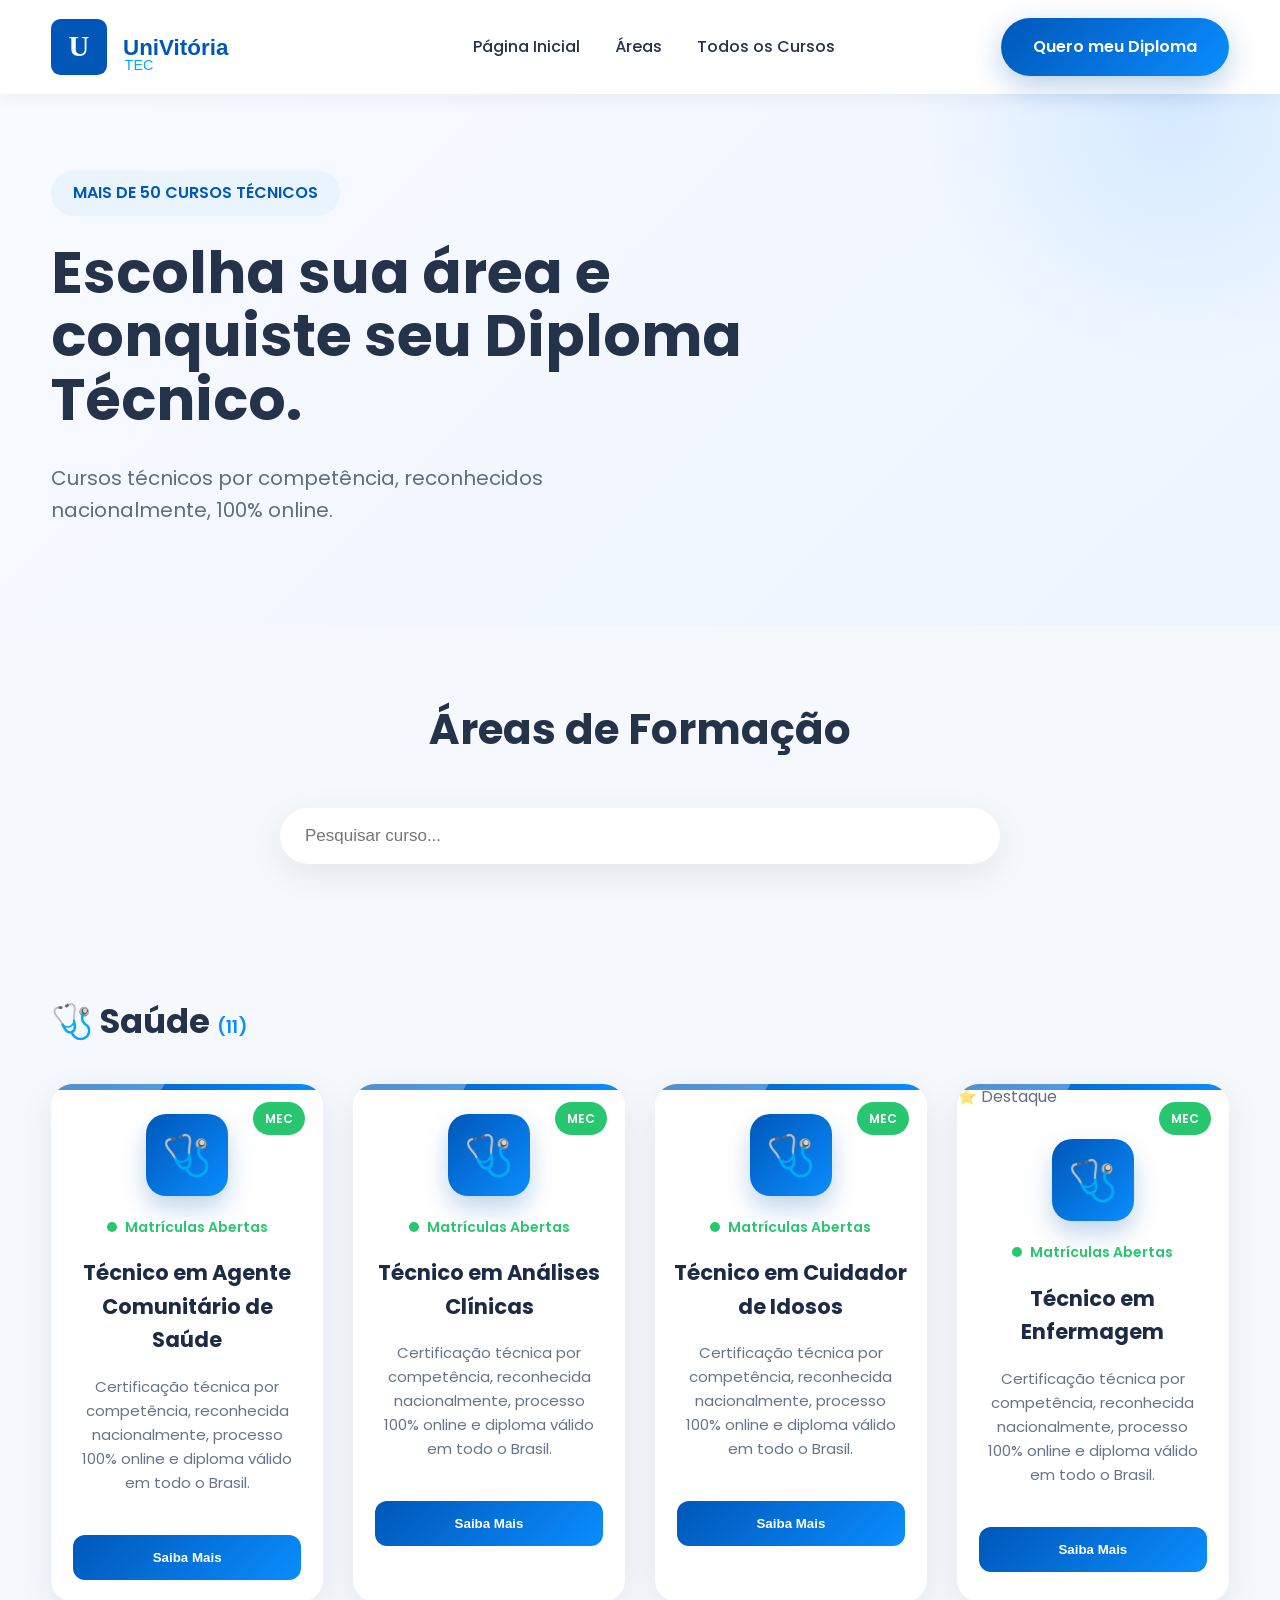
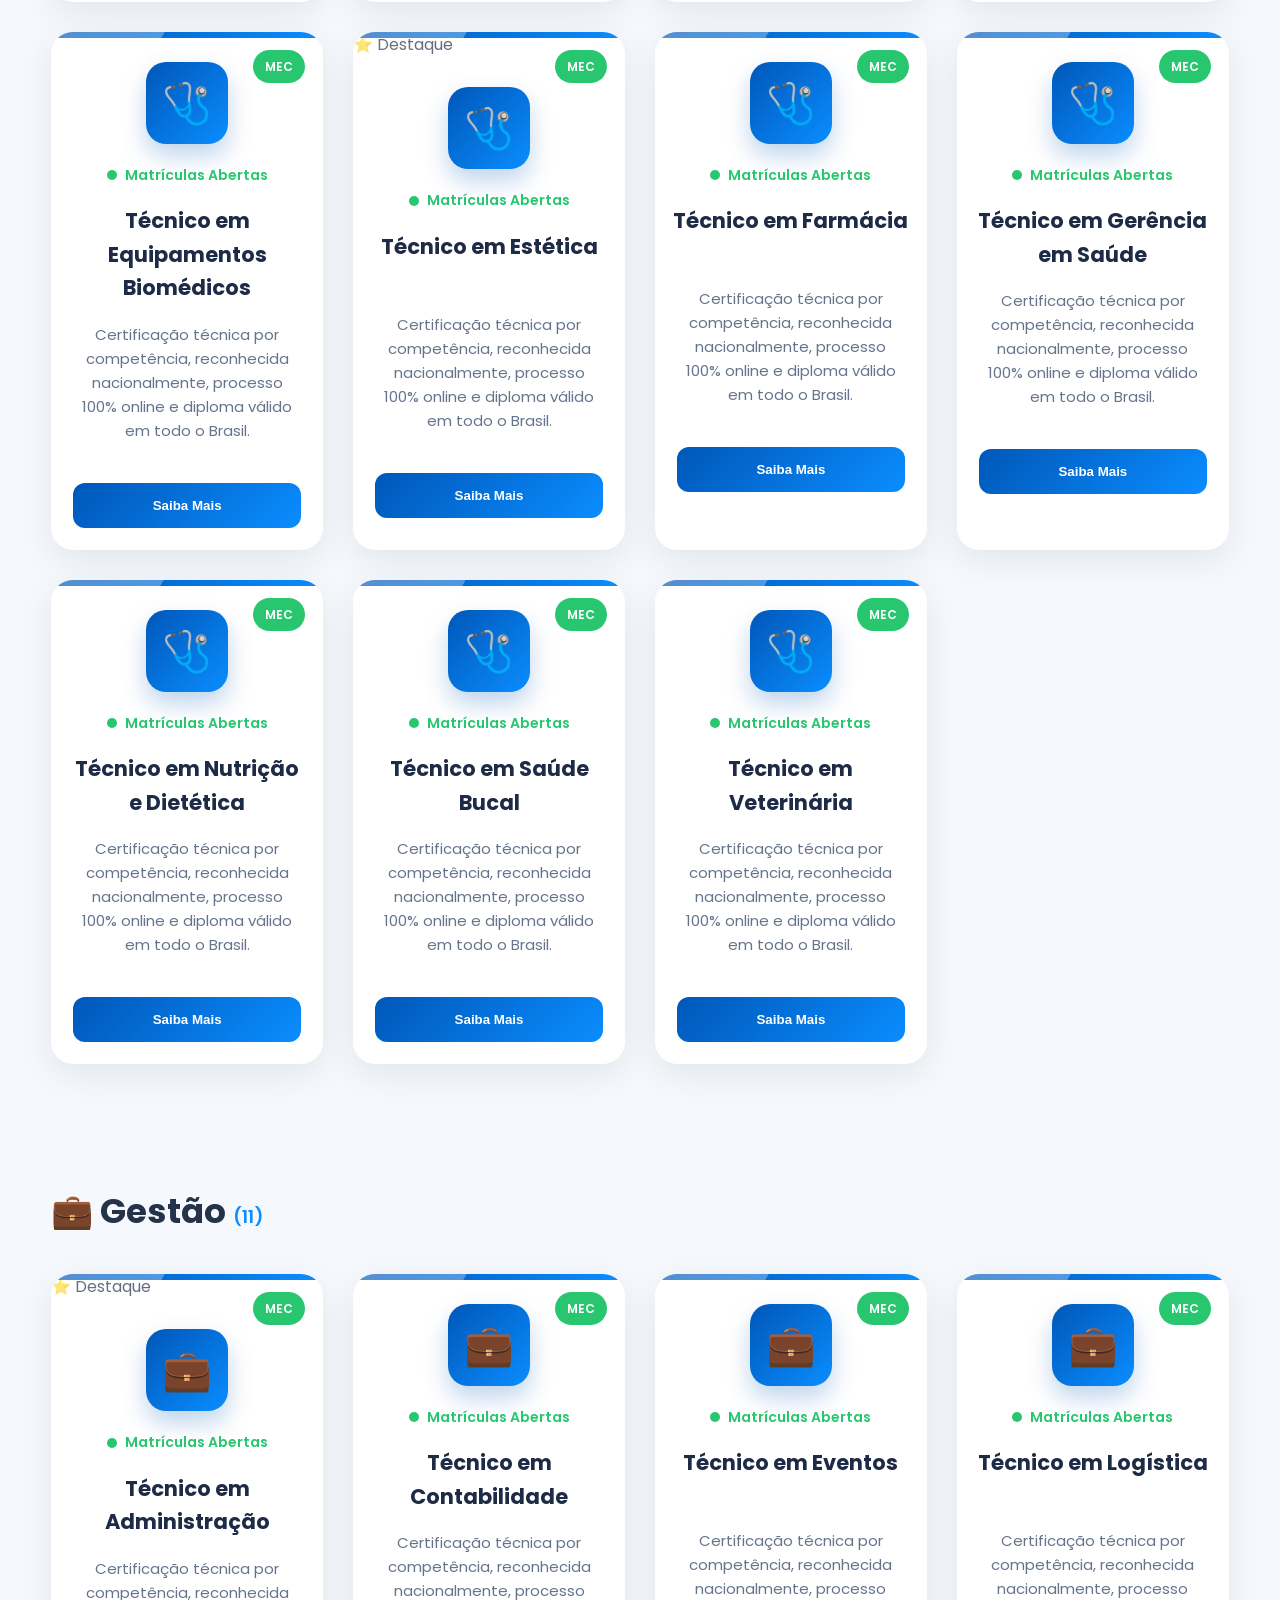
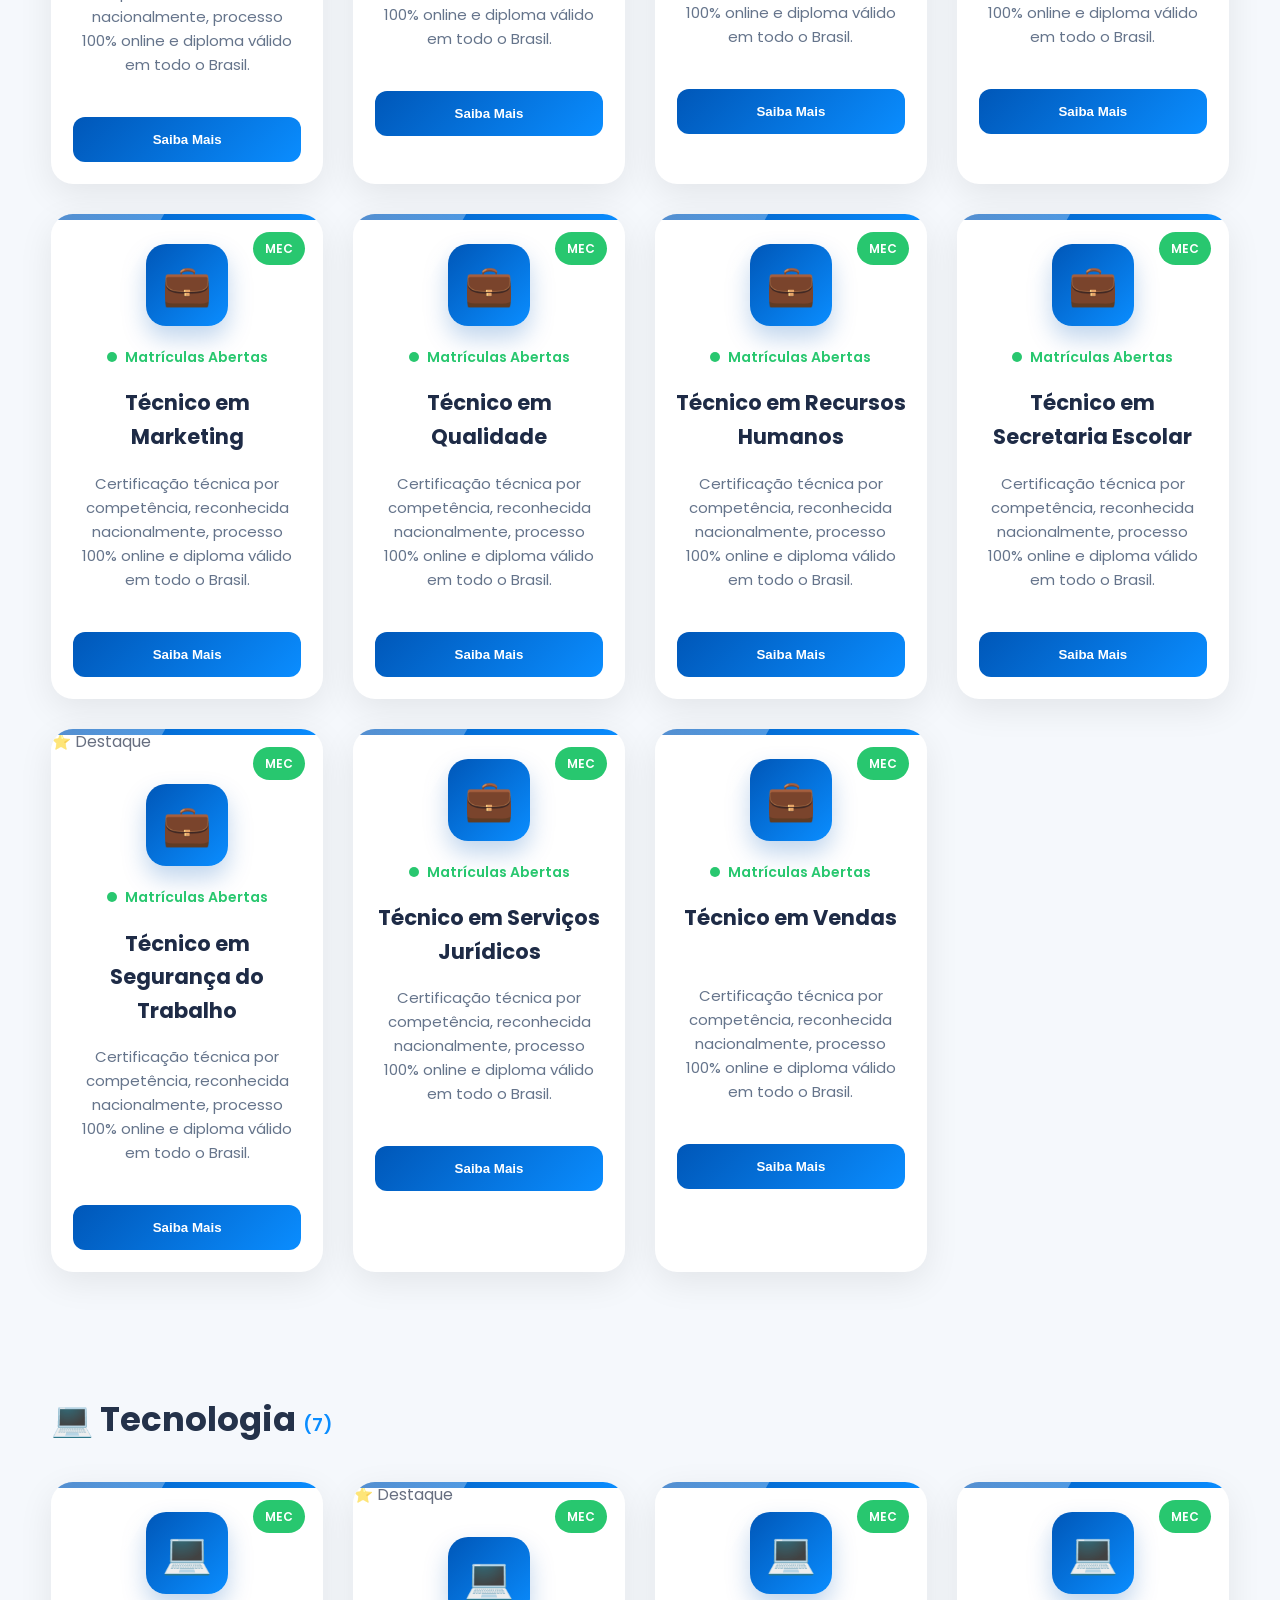
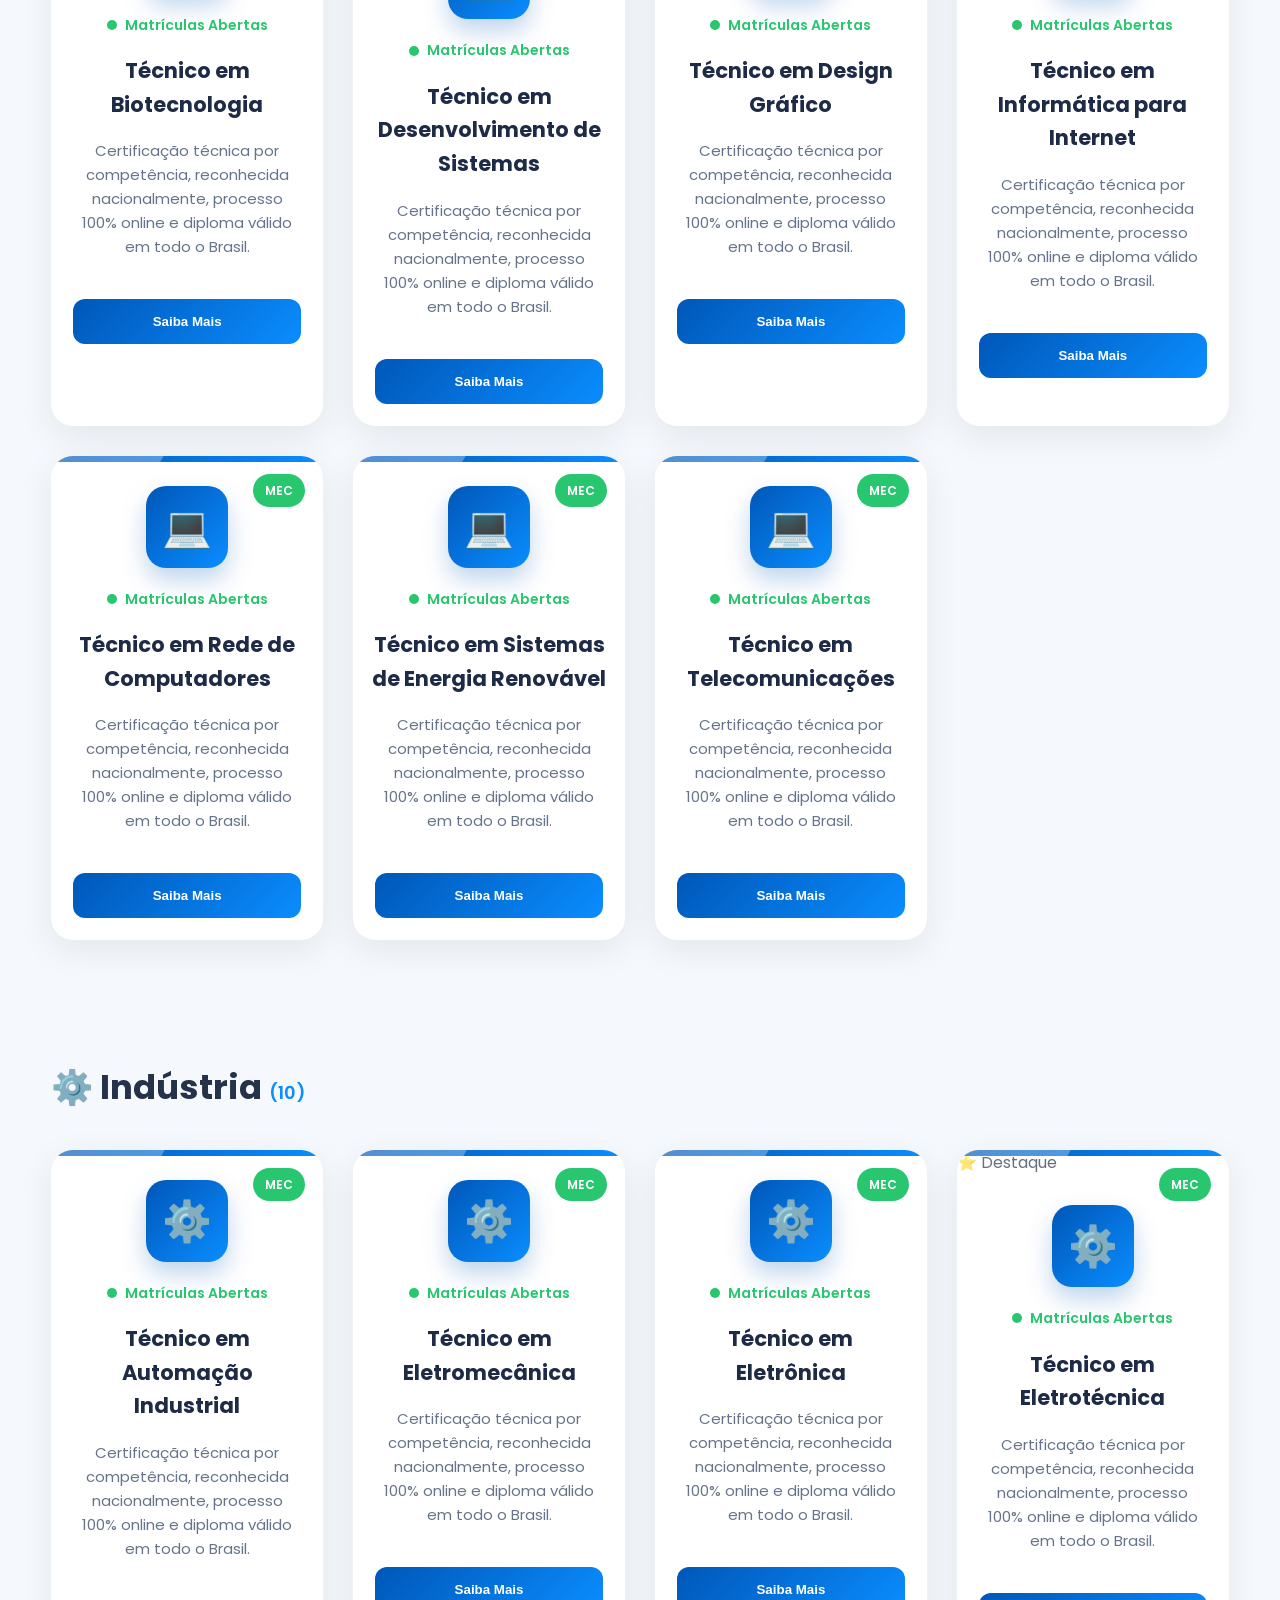
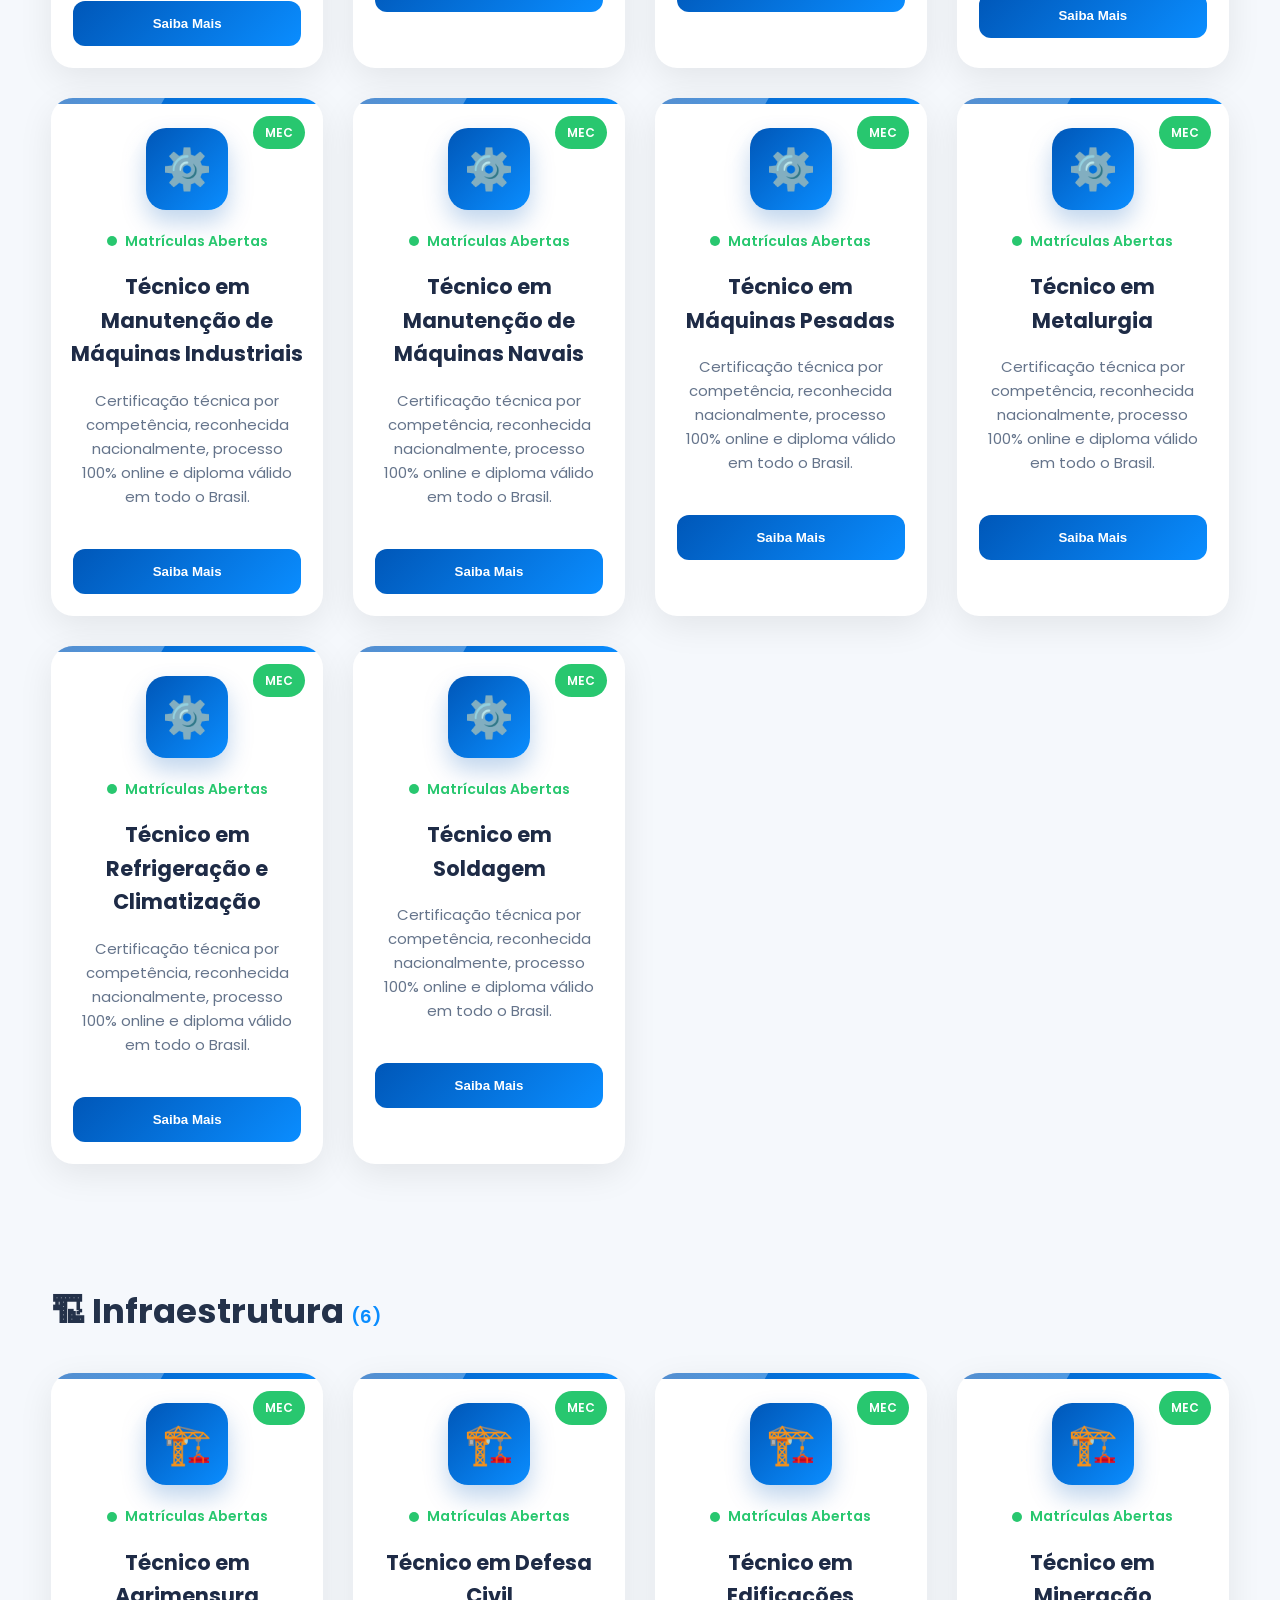
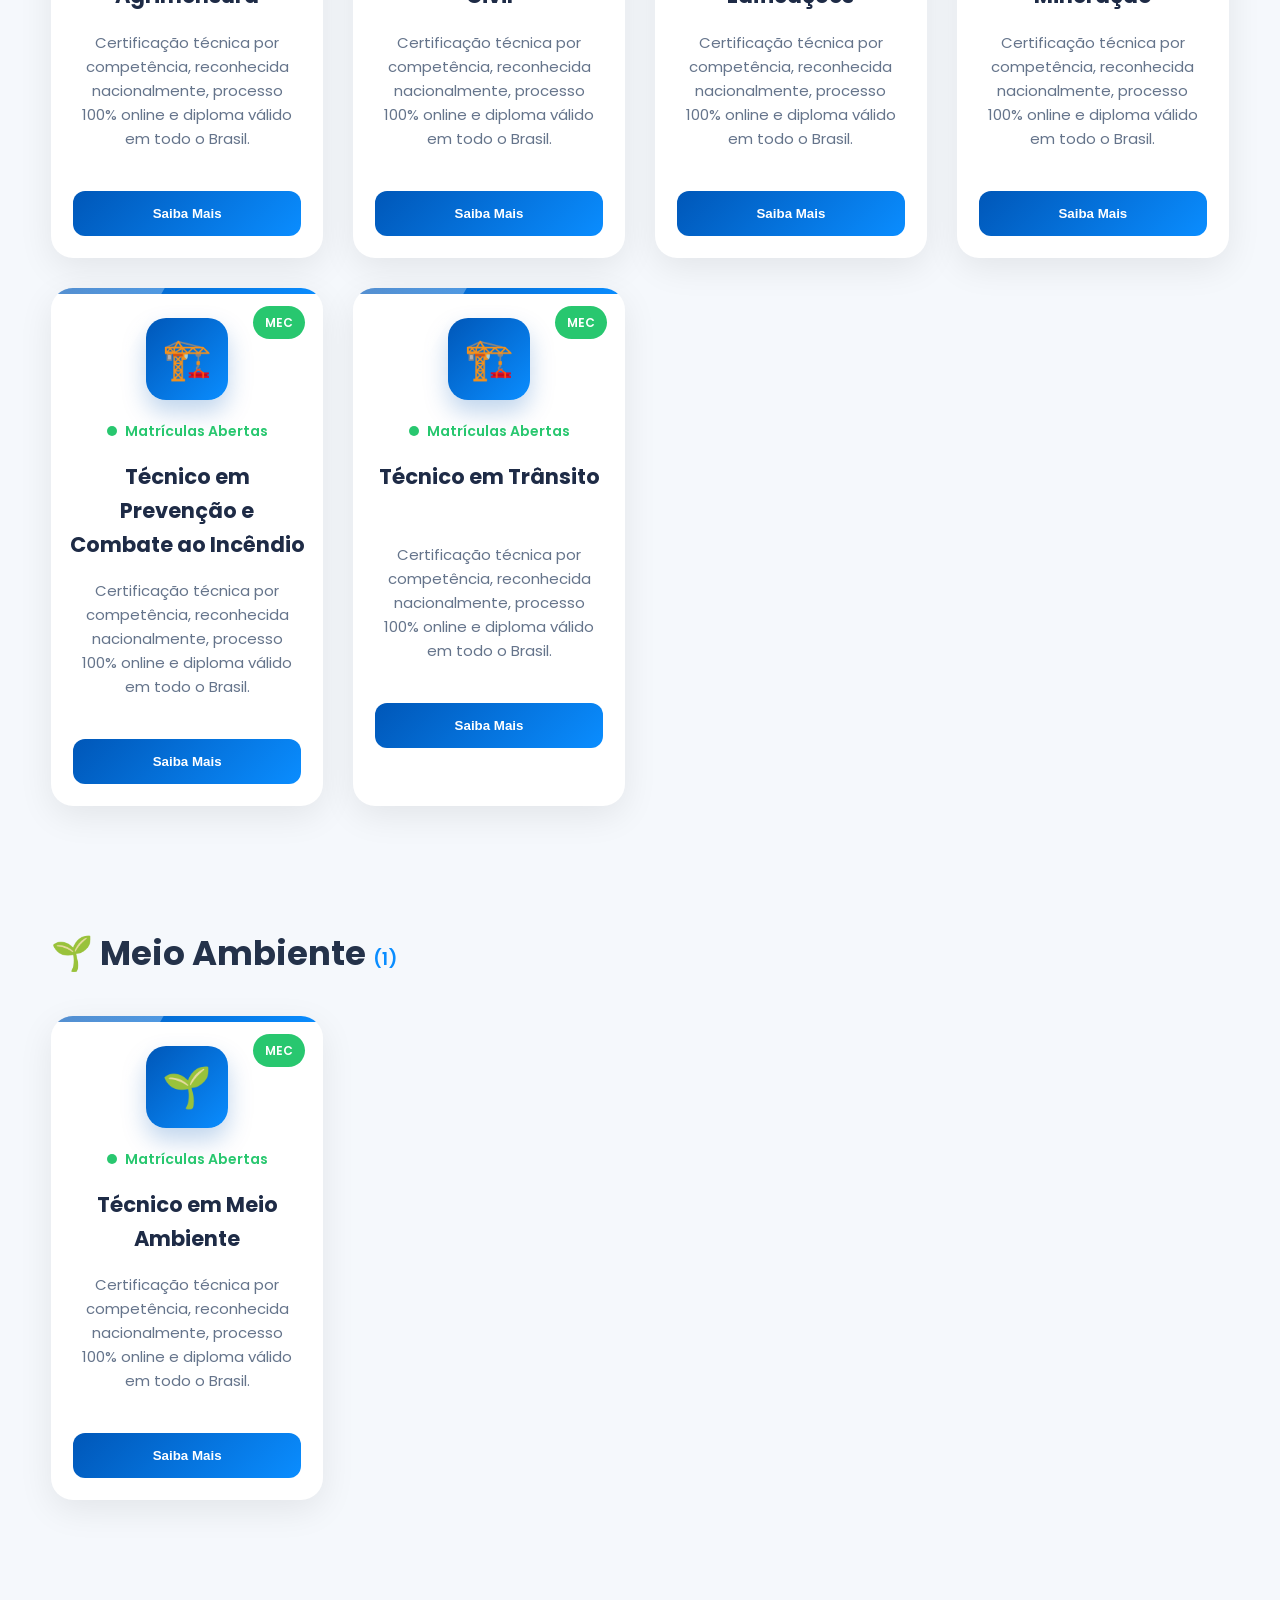
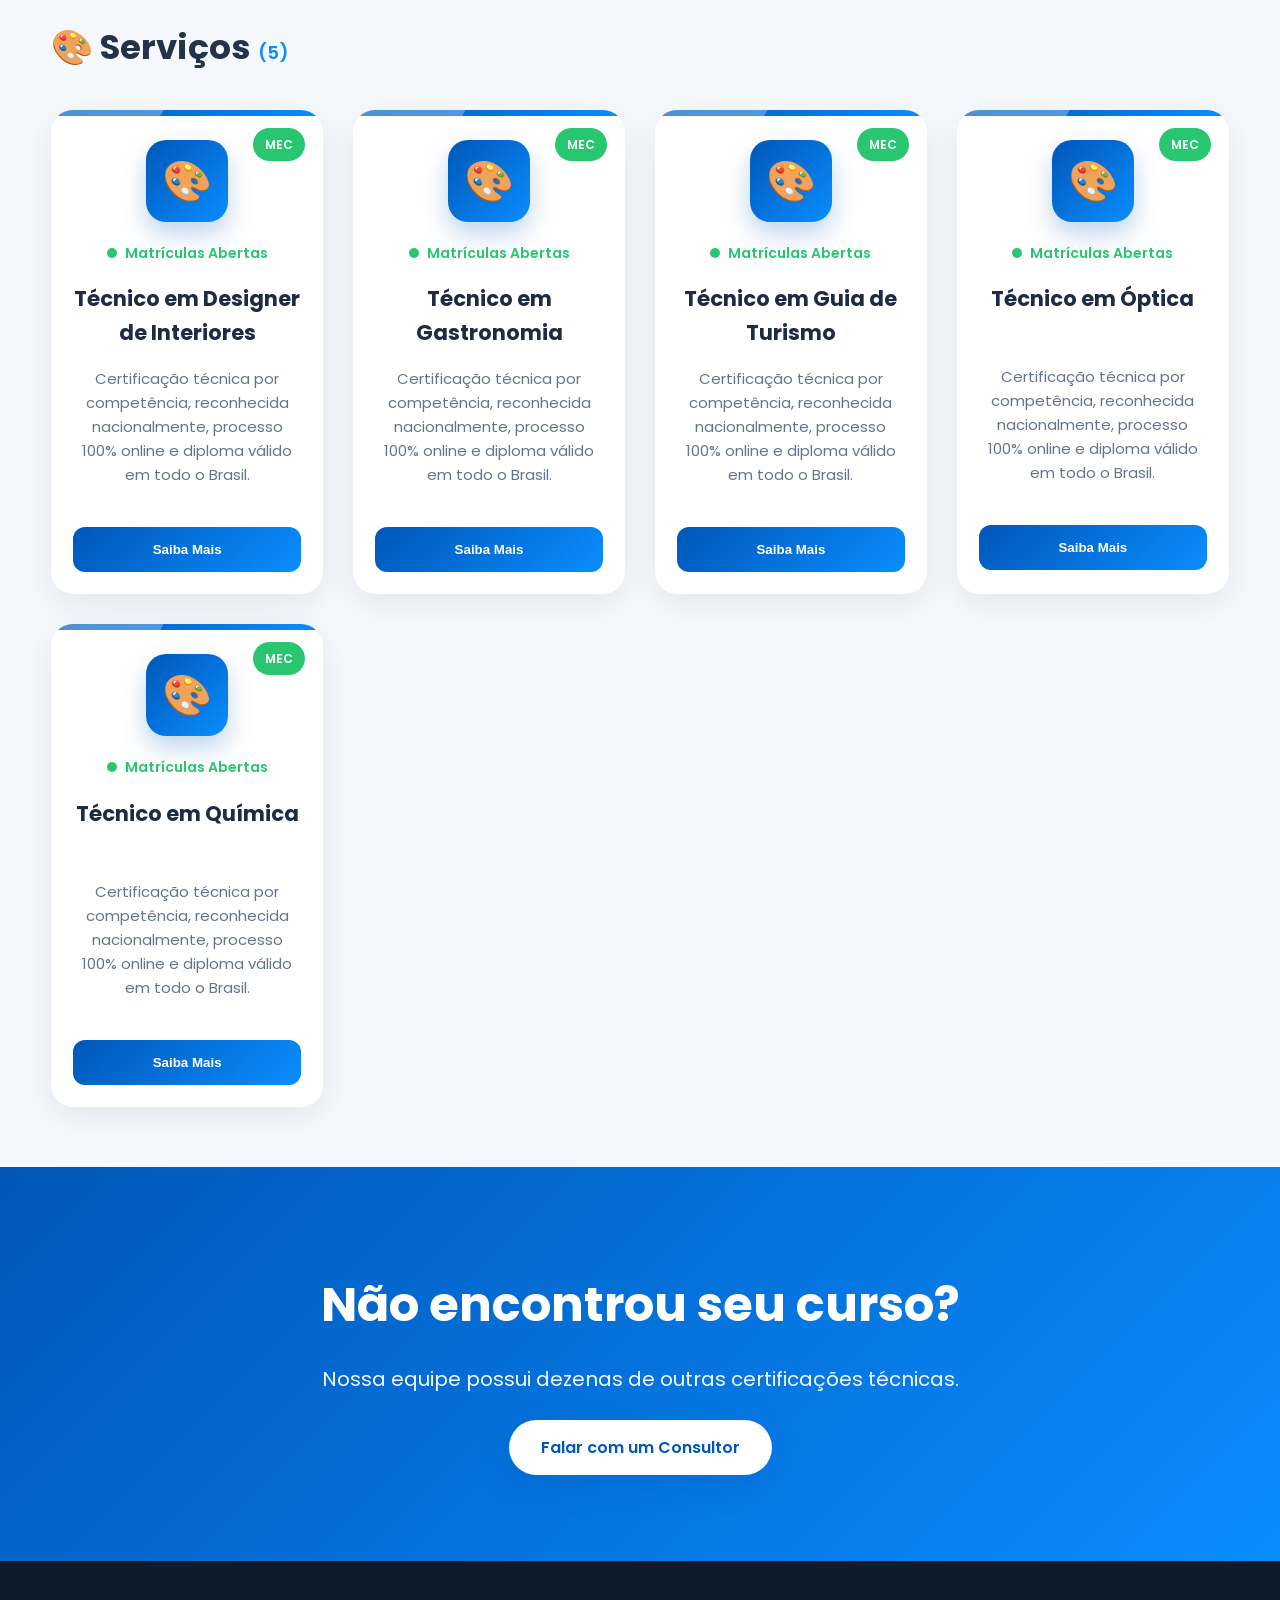
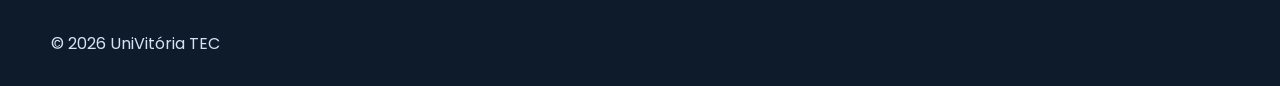
<file: cursos.html>
<!DOCTYPE html>
<html lang="pt-BR">

<head>

    <meta charset="UTF-8">

    <meta name="viewport"
          content="width=device-width, initial-scale=1.0">

    <title>Todos os Cursos | UniVitória TEC</title>

    <link rel="stylesheet"
          href="cursos.css">

    <link rel="preconnect"
          href="https://fonts.googleapis.com">

    <link rel="preconnect"
          href="https://fonts.gstatic.com"
          crossorigin>

    <link href="https://fonts.googleapis.com/css2?family=Poppins:wght@300;400;500;600;700&display=swap"
          rel="stylesheet">

</head>

<body>

<!-- ========================================= -->

<header>

    <div class="container">

        <a href="index.html"
           class="logo">

            <img src="assets/logo.svg"
                 alt="UniVitória TEC">

        </a>

        <nav>

            <a href="index.html">
                Página Inicial
            </a>

            <a href="#areas">
                Áreas
            </a>

            <a href="#todos">
                Todos os Cursos
            </a>

        </nav>

        <a href="#contato"
           class="btn">

            Quero meu Diploma

        </a>

    </div>

</header>

<!-- ========================================= -->

<section class="hero">

    <div class="container">

        <span>

            MAIS DE 50 CURSOS TÉCNICOS

        </span>

        <h1>

            Escolha sua área
            e conquiste seu
            Diploma Técnico.

        </h1>

        <p>

            Cursos técnicos por competência,
            reconhecidos nacionalmente,
            100% online.

        </p>

    </div>

</section>

<!-- ========================================= -->

<section
id="areas"
class="areas">

<div class="container">

<h2>

Áreas de Formação

</h2>

<div class="search-box">

<input
type="text"
id="pesquisa"

placeholder="Pesquisar curso...">

</div>

</div>

</section>

<!-- ========================================= -->

<section
id="todos"
class="categoria">

<div class="container">

<h2>

🩺 Saúde

</h2>

<div
id="saude"

class="cards">

</div>

</div>

</section>

<!-- ========================================= -->

<section class="categoria">

<div class="container">

<h2>

💼 Gestão

</h2>

<div
id="gestao"

class="cards">

</div>

</div>

</section>

<!-- ========================================= -->

<section class="categoria">

<div class="container">

<h2>

💻 Tecnologia

</h2>

<div
id="tecnologia"

class="cards">

</div>

</div>

</section>

<!-- ========================================= -->

<section class="categoria">

<div class="container">

<h2>

⚙️ Indústria

</h2>

<div
id="industria"

class="cards">

</div>
       
                
</div>

</section>

<!-- ========================================= -->

<section class="categoria">

<div class="container">

<h2>

🏗 Infraestrutura

</h2>

<div
id="infraestrutura"

class="cards">

</div>

</div>

</section>

<!-- ========================================= -->

<section class="categoria">

<div class="container">

<h2>

🌱 Meio Ambiente

</h2>

<div
id="meioambiente"

class="cards">

</div>

</div>

</section>

<!-- ========================================= -->

<section class="categoria">

<div class="container">

<h2>

🎨 Serviços

</h2>

<div
id="servicos"

class="cards">

</div>

</div>

</section>

<!-- ========================================= -->

<section
id="contato"
class="cta">

<div class="container">

<h2>

Não encontrou seu curso?

</h2>

<p>

Nossa equipe possui dezenas
de outras certificações técnicas.

</p>

<a
href="https://wa.me/5569999999999"

class="btn">

Falar com um Consultor

</a>

</div>

</section>

<!-- ========================================= -->

<footer>

<div class="container">

<p>

© 2026 UniVitória TEC

</p>

</div>

</footer>

<script
src="cursos.js">

</script>

</body>

</html>
</file>
<file: cursos.css>
/*==================================================
UNI VITÓRIA TEC
CURSOS.CSS
PARTE 1
==================================================*/

/*=========================
RESET
=========================*/

*{
    margin:0;
    padding:0;
    box-sizing:border-box;
}

html{

    scroll-behavior:smooth;

}

body{

    font-family:'Poppins',sans-serif;

    background:#F5F8FC;

    color:#1F2A44;

    overflow-x:hidden;

    line-height:1.6;

}

/*=========================
VARIÁVEIS
=========================*/

:root{

    --azul:#0057B8;

    --azul-claro:#0A8DFF;

    --azul-hover:#00479B;

    --branco:#FFFFFF;

    --cinza:#F5F8FC;

    --cinza2:#EEF2F7;

    --texto:#24324A;

    --texto-claro:#5E6D82;

    --verde:#28C76F;

    --radius:18px;

    --shadow:

        0 10px 35px rgba(0,0,0,.08);

    --transition:.35s;

}

/*=========================
CONTAINER
=========================*/

.container{

    width:min(1320px,92%);

    margin:auto;

}

/*=========================
HEADER
=========================*/

header{

    position:fixed;

    top:0;

    left:0;

    width:100%;

    z-index:999;

    background:#ffffff;

    backdrop-filter:blur(15px);

    box-shadow:0 5px 18px rgba(0,0,0,.05);

}

header .container{

    display:flex;

    justify-content:space-between;

    align-items:center;

    padding:18px 0;

}

/*=========================
LOGO
=========================*/

.logo{

    display:flex;

    align-items:center;

    gap:14px;

    text-decoration:none;

}

.logo img{

    height:56px;

}

.logo span{

    font-size:28px;

    font-weight:700;

    color:var(--azul);

}

/*=========================
MENU
=========================*/

nav{

    display:flex;

    align-items:center;

    gap:35px;

}

nav a{

    text-decoration:none;

    color:var(--texto);

    font-size:16px;

    font-weight:500;

    transition:var(--transition);

    position:relative;

}

nav a::after{

    content:"";

    position:absolute;

    left:0;

    bottom:-8px;

    width:0;

    height:3px;

    border-radius:20px;

    background:var(--azul);

    transition:.3s;

}

nav a:hover{

    color:var(--azul);

}

nav a:hover::after{

    width:100%;

}

/*=========================
BOTÃO
=========================*/

.btn{

    background:linear-gradient(

        135deg,

        var(--azul),

        var(--azul-claro)

    );

    color:#fff;

    text-decoration:none;

    padding:16px 32px;

    border-radius:50px;

    font-weight:600;

    transition:.35s;

    box-shadow:

        0 10px 30px rgba(0,87,184,.28);

}

.btn:hover{

    transform:translateY(-3px);

    box-shadow:

        0 18px 45px rgba(0,87,184,.35);

}

/*=========================
HERO
=========================*/

.hero{

    padding-top:170px;

    padding-bottom:100px;

    background:

    linear-gradient(

        135deg,

        #F9FBFF,

        #EDF5FF

    );

    position:relative;

    overflow:hidden;

}

.hero::before{

    content:"";

    position:absolute;

    width:520px;

    height:520px;

    background:

    radial-gradient(

        rgba(10,141,255,.12),

        transparent 70%

    );

    right:-150px;

    top:-150px;

}

.hero span{

    display:inline-block;

    padding:10px 22px;

    border-radius:50px;

    background:#EAF4FF;

    color:var(--azul);

    font-weight:600;

    margin-bottom:25px;

}

.hero h1{

    font-size:58px;

    line-height:1.1;

    color:var(--texto);

    max-width:760px;

    margin-bottom:30px;

}

.hero p{

    font-size:20px;

    color:var(--texto-claro);

    max-width:650px;

}

/*=========================
ÁREAS
=========================*/

.areas{

    padding:70px 0;

}

.areas h2{

    font-size:42px;

    text-align:center;

    margin-bottom:45px;

    color:var(--texto);

}

/*=========================
BUSCA
=========================*/

.search-box{

    max-width:720px;

    margin:0 auto;

    position:relative;

}

.search-box input{

    width:100%;

    padding:18px 25px;

    border:none;

    outline:none;

    border-radius:60px;

    background:#fff;

    box-shadow:var(--shadow);

    font-size:17px;

    transition:.35s;

}

.search-box input:focus{

    box-shadow:

    0 0 0 4px rgba(0,87,184,.15),

    var(--shadow);

}

/*=========================
SEÇÕES
=========================*/

.categoria{

    padding:60px 0;

}

.categoria h2{

    font-size:34px;

    color:var(--texto);

    margin-bottom:35px;

}

/*=========================
ANIMAÇÃO
=========================*/

.fade{

    opacity:0;

    transform:translateY(40px);

    transition:1s;

}

.fade.show{

    opacity:1;

    transform:translateY(0);

}

/*=========================
SCROLLBAR
=========================*/

::-webkit-scrollbar{

    width:12px;

}

::-webkit-scrollbar-track{

    background:#EDF3FB;

}

::-webkit-scrollbar-thumb{

    background:var(--azul);

    border-radius:20px;

}

::-webkit-scrollbar-thumb:hover{

    background:#00479B;

}




/*==================================================
UNI VITÓRIA TEC
CURSOS.CSS
PARTE 2
CARDS DOS CURSOS
==================================================*/

/*=========================
GRID DOS CURSOS
=========================*/

.cards{

    display:grid;

    grid-template-columns:
    repeat(auto-fill,minmax(260px,1fr));

    gap:30px;

}

/*=========================
CARD
=========================*/

.card-curso{

    position:relative;

    background:#fff;

    border-radius:22px;

    overflow:hidden;

    transition:.35s;

    box-shadow:

    0 10px 35px rgba(0,0,0,.08);

    cursor:pointer;

}

.card-curso:hover{

    transform:
    translateY(-10px);

    box-shadow:

    0 22px 55px rgba(0,87,184,.18);

}

/*=========================
EFEITO SUPERIOR
=========================*/

.card-curso::before{

    content:"";

    position:absolute;

    top:0;

    left:0;

    width:100%;

    height:6px;

    background:

    linear-gradient(

    90deg,

    #0057B8,

    #0A8DFF

    );

}

/*=========================
EFEITO DE BRILHO
=========================*/

.card-curso::after{

    content:"";

    position:absolute;

    top:-120%;

    left:-50%;

    width:80%;

    height:250%;

    background:

    linear-gradient(

    rgba(255,255,255,0),

    rgba(255,255,255,.35),

    rgba(255,255,255,0)

    );

    transform:rotate(30deg);

    transition:.8s;

}

.card-curso:hover::after{

    top:-20%;

    left:120%;

}

/*=========================
ÍCONE
=========================*/

.card-icon{

    width:82px;

    height:82px;

    border-radius:20px;

    background:

    linear-gradient(

    135deg,

    #0057B8,

    #0A8DFF

    );

    display:flex;

    justify-content:center;

    align-items:center;

    margin:30px auto 20px;

    box-shadow:

    0 12px 25px rgba(0,87,184,.25);

}

.card-icon img{

    width:42px;

}

/*=========================
TÍTULO
=========================*/

.card-curso h3{

    font-size:21px;

    color:#1E2B46;

    text-align:center;

    padding:0 18px;

    min-height:65px;

}

/*=========================
DESCRIÇÃO
=========================*/

.card-curso p{

    color:#65748B;

    text-align:center;

    font-size:15px;

    padding:18px 24px;

    line-height:1.6;

}

/*=========================
BADGE
=========================*/

.badge{

    display:inline-flex;

    justify-content:center;

    align-items:center;

    padding:8px 18px;

    background:#EAF4FF;

    color:#0057B8;

    font-size:13px;

    font-weight:600;

    border-radius:30px;

    margin:0 auto;

}

/*=========================
RODAPÉ CARD
=========================*/

.card-footer{

    display:flex;

    justify-content:space-between;

    align-items:center;

    padding:22px;

}

/*=========================
BOTÃO
=========================*/

.card-btn{

    width:100%;

    border:none;

    background:

    linear-gradient(

    135deg,

    #0057B8,

    #0A8DFF

    );

    color:white;

    padding:15px;

    border-radius:12px;

    font-weight:600;

    cursor:pointer;

    transition:.35s;

}

.card-btn:hover{

    transform:translateY(-2px);

    box-shadow:

    0 12px 30px rgba(0,87,184,.25);

}

/*=========================
TAG MEC
=========================*/

.tag-mec{

    position:absolute;

    top:18px;

    right:18px;

    background:#28C76F;

    color:#fff;

    font-size:12px;

    padding:7px 12px;

    border-radius:20px;

    font-weight:600;

}

/*=========================
HOVER DO TEXTO
=========================*/

.card-curso:hover h3{

    color:#0057B8;

}

/*=========================
ANIMAÇÃO
=========================*/

.card-curso{

    animation:fadeCard .6s ease;

}

@keyframes fadeCard{

    from{

        opacity:0;

        transform:translateY(40px);

    }

    to{

        opacity:1;

        transform:translateY(0);

    }

}

/*=========================
IMAGEM
=========================*/

.card-image{

    width:100%;

    height:180px;

    overflow:hidden;

}

.card-image img{

    width:100%;

    height:100%;

    object-fit:cover;

    transition:.45s;

}

.card-curso:hover .card-image img{

    transform:scale(1.08);

}

/*=========================
STATUS
=========================*/

.status{

    display:flex;

    justify-content:center;

    align-items:center;

    gap:8px;

    margin-bottom:18px;

    color:#28C76F;

    font-size:14px;

    font-weight:600;

}

.status::before{

    content:"";

    width:10px;

    height:10px;

    border-radius:50%;

    background:#28C76F;

}

/*=========================
GLASS
=========================*/

.glass{

    background:rgba(255,255,255,.72);

    backdrop-filter:blur(14px);

}

/*=========================
EFEITO AO PASSAR
=========================*/

.card-curso:hover{

    border:1px solid rgba(10,141,255,.25);

}

/*=========================
BOTÃO FLUTUANTE
=========================*/

.card-action{

    position:absolute;

    bottom:22px;

    right:22px;

    width:45px;

    height:45px;

    border-radius:50%;

    background:#0057B8;

    color:white;

    display:flex;

    justify-content:center;

    align-items:center;

    opacity:0;

    transition:.35s;

}

.card-curso:hover .card-action{

    opacity:1;

}






/*==================================================
UNI VITÓRIA TEC
CURSOS.CSS
PARTE 3
==================================================*/

/*=========================
CTA
=========================*/

.cta{

    padding:100px 0;

    background:linear-gradient(
        135deg,
        #0057B8,
        #0A8DFF
    );

    color:#fff;

    text-align:center;

}

.cta h2{

    font-size:48px;

    margin-bottom:20px;

}

.cta p{

    font-size:20px;

    opacity:.95;

    max-width:700px;

    margin:auto;

    margin-bottom:40px;

}

.cta .btn{

    background:#fff;

    color:#0057B8;

}

.cta .btn:hover{

    background:#F4F8FF;

}

/*=========================
FOOTER
=========================*/

footer{

    background:#0D1B2A;

    color:#D6E2F5;

    padding:70px 0 30px;

}

footer .container{

    display:grid;

    grid-template-columns:
    repeat(auto-fit,minmax(250px,1fr));

    gap:40px;

}

footer h3{

    color:#fff;

    margin-bottom:18px;

}

footer a{

    color:#D6E2F5;

    text-decoration:none;

    display:block;

    margin-bottom:12px;

    transition:.3s;

}

footer a:hover{

    color:#0A8DFF;

    padding-left:6px;

}

.footer-copy{

    margin-top:50px;

    border-top:1px solid rgba(255,255,255,.1);

    padding-top:25px;

    text-align:center;

    font-size:14px;

}

/*=========================
BOTÃO WHATSAPP
=========================*/

.whatsapp{

    position:fixed;

    right:25px;

    bottom:25px;

    width:65px;

    height:65px;

    border-radius:50%;

    background:#25D366;

    display:flex;

    justify-content:center;

    align-items:center;

    box-shadow:

    0 12px 35px rgba(37,211,102,.35);

    z-index:999;

    transition:.35s;

}

.whatsapp:hover{

    transform:scale(1.12);

}

/*=========================
BOTÃO TOPO
=========================*/

.btn-topo{

    position:fixed;

    left:25px;

    bottom:25px;

    width:55px;

    height:55px;

    border-radius:50%;

    background:#0057B8;

    color:#fff;

    display:flex;

    justify-content:center;

    align-items:center;

    cursor:pointer;

    opacity:0;

    visibility:hidden;

    transition:.35s;

    z-index:999;

}

.btn-topo.show{

    opacity:1;

    visibility:visible;

}

/*=========================
LOADER
=========================*/

.loader{

    display:none;

    width:48px;

    height:48px;

    border-radius:50%;

    border:5px solid #E8EDF5;

    border-top:5px solid #0057B8;

    animation:girar .8s linear infinite;

    margin:auto;

}

@keyframes girar{

    to{

        transform:rotate(360deg);

    }

}

/*=========================
SKELETON
=========================*/

.skeleton{

    background:

    linear-gradient(

    90deg,

    #ECECEC,

    #F8F8F8,

    #ECECEC

    );

    background-size:200%;

    animation:skeleton 1.5s infinite;

}

@keyframes skeleton{

    from{

        background-position:200%;

    }

    to{

        background-position:-200%;

    }

}

/*=========================
FOCUS
=========================*/

button:focus,

input:focus,

select:focus,

textarea:focus{

    outline:none;

    box-shadow:

    0 0 0 4px rgba(0,87,184,.18);

}

/*=========================
SELEÇÃO
=========================*/

::selection{

    background:#0057B8;

    color:#fff;

}

/*=========================
RESPONSIVO
=========================*/

@media(max-width:1200px){

.cards{

grid-template-columns:
repeat(4,1fr);

}

}

@media(max-width:992px){

header .container{

flex-direction:column;

gap:20px;

}

.hero{

text-align:center;

}

.hero h1{

font-size:46px;

}

.cards{

grid-template-columns:
repeat(3,1fr);

}

}

@media(max-width:768px){

nav{

display:none;

}

.hero{

padding-top:140px;

}

.hero h1{

font-size:36px;

}

.hero p{

font-size:17px;

}

.categoria h2{

font-size:30px;

}

.cards{

grid-template-columns:
repeat(2,1fr);

gap:20px;

}

.card-curso{

border-radius:18px;

}

.cta{

padding:70px 0;

}

.cta h2{

font-size:34px;

}

.cta p{

font-size:17px;

}

footer .container{

grid-template-columns:1fr;

}

}

@media(max-width:560px){

.cards{

grid-template-columns:1fr;

}

.hero h1{

font-size:30px;

}

.hero span{

font-size:13px;

}

.search-box input{

font-size:15px;

padding:16px 20px;

}

.btn{

width:100%;

text-align:center;

}

.card-image{

height:200px;

}

}

/*=========================
ANIMAÇÕES
=========================*/

.fade-up{

opacity:0;

transform:translateY(40px);

transition:.8s;

}

.fade-up.show{

opacity:1;

transform:translateY(0);

}

.fade-left{

opacity:0;

transform:translateX(-40px);

transition:.8s;

}

.fade-left.show{

opacity:1;

transform:translateX(0);

}

.fade-right{

opacity:0;

transform:translateX(40px);

transition:.8s;

}

.fade-right.show{

opacity:1;

transform:translateX(0);

}

/*=========================
HOVER LINKS
=========================*/

a{

transition:.3s;

}

/*=========================
IMAGENS
=========================*/

img{

max-width:100%;

display:block;

}

/*=========================
FIM
=========================*/
</file>
